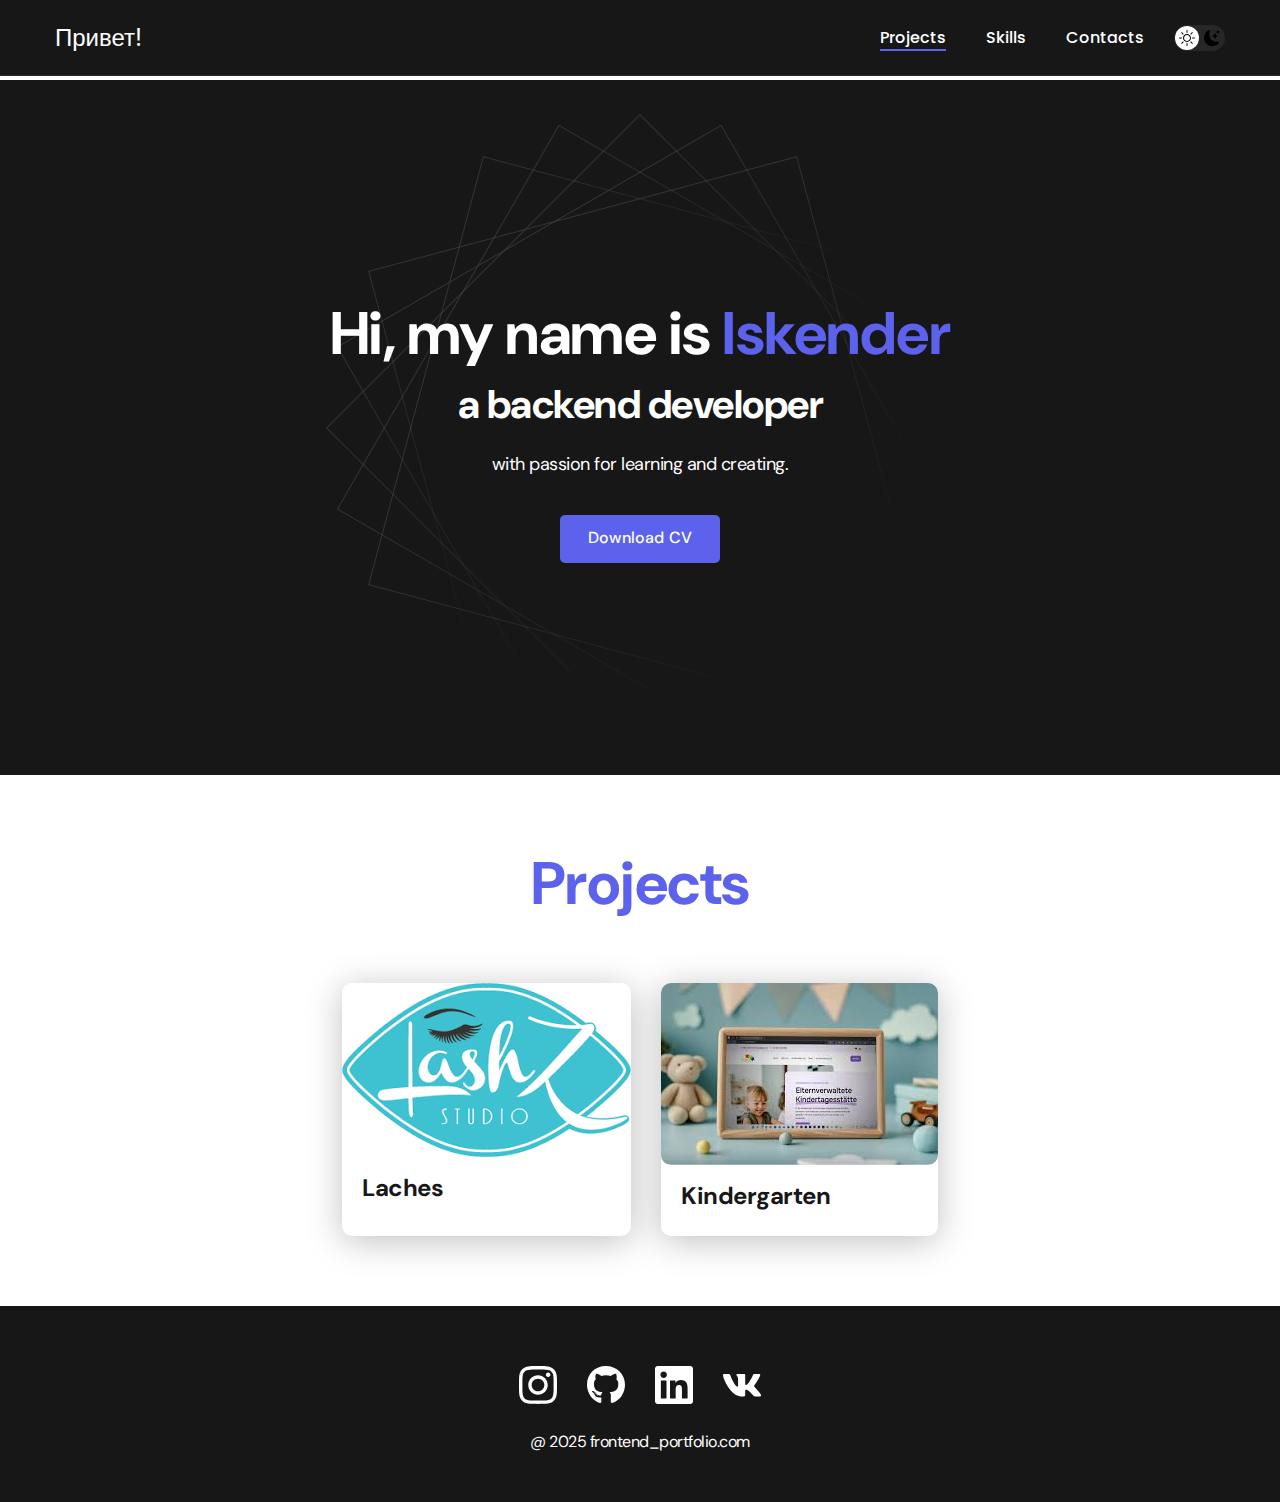
<file: index.html>
<!DOCTYPE html>
<html lang="en">
<head>
    <meta charset="UTF-8">
    <meta name="viewport" content="width=device-width, initial-scale=1.0">
    <title>Porfolio</title>
    <link rel="stylesheet" href="./main.css">
</head>
<body>
    <nav class="nav">
        <div class="container">
            <div class="nav-row">
                <a id="greeting" href="./index.html" class="logo"><strong>My</strong> portfolio</a>
                <button class="dark-mode-btn">
                    <img src="./img/icons/sun.svg" alt="Light mode" class="dark-mode-btn__icon">
                    <img src="./img/icons/moon.svg" alt="Dark mode" class="dark-mode-btn__icon">
                </button>
                <ul id = "menu" class="nav-list">
                    <li class="nav-list__item"><a href="./index.html#projects" class="nav-list__link nav-list__link--active">Projects</a></li>
                    <li class="nav-list__item"><a href="./skills.html" class="nav-list__link ">Skills</a></li>
                    <li class="nav-list__item"><a href="./contact.html" class="nav-list__link">Contacts</a></li>
                </ul>
                   <button class="hamburger" id="hamburger" aria-expanded="false" aria-controls="menu" aria-label="Open menu">
                    <span class="hamburger-bars" aria-hidden="true">
                        <span class="bar"></span>
                        <span class="bar"></span>
                        <span class="bar"></span>
                    </span>
                </button>
            </div>
        </div>
    </nav>  
    

    <header class="header">
        <div class="header__wrapper">
            <h1 class="header__title">
                <strong>Hi, my name is <em>Iskender</em></strong><br>
                a backend developer

            </h1>
            <div class="header__text">
                <p>with passion for learning and creating.</p>
            </div>
            <a href="https://drive.google.com/file/d/1HTfDM0xPL6KU8CZJF-8OlOYpT8TzkGMS/view?usp=sharing" class="btn">Download CV</a>
            
        </div>
    </header>

    <main class="section">
        <div class="container">
            <h2 id="projects" class="title-1">Projects</h2>
            <ul class="projects">
                <li class="project">
                    <a href="./project-page.html">
                        <img src="./img/projects/01.png" alt="Project img" class="project__img">
                        <h3 class="project__title">Laches</h3>
                    </a>
                </li>
                <li class="project">
                    <a href="./project-page1.html">
                        <img src="./img/projects/02.png" alt="Project img" class="project__img">
                        <h3 class="project__title">Kindergarten</h3>
                    </a>
                </li>
            </ul>
        </div>
    </main>

    <footer class="footer">
        <div class="container">
            <div class="footer__wrapper">
                <ul class="social">
                    <li class="social__item"><a href="https://www.instagram.com/_abaskan0v._?igsh=N3Q2Z3djeGk3NGxs&utm_source=qr"><img src="./img/icons/instagram.svg" alt=""></a></li>
                    <li class="social__item"><a href="https://github.com/Zeckd"><img src="./img/icons/gitHub.svg" alt=""></a></li>
                    <li class="social__item"><a href="#!"><img src="./img/icons/linkedIn.svg" alt=""></a></li>
                    <li class="social__item"><a href="#!"><img src="./img/icons/vk.svg" alt=""></a></li>
                </ul>
                <div class="copyright">
                    <p>@ 2025 frontend_portfolio.com</p>
                </div>
            </div>
        </div>
       
    </footer>
    <button id="scrollTopBtn" class="scroll-top" title="Наверх" aria-label="Наверх">↑</button>

    <script src="script.js"></script>
</body>
</html>
</file>
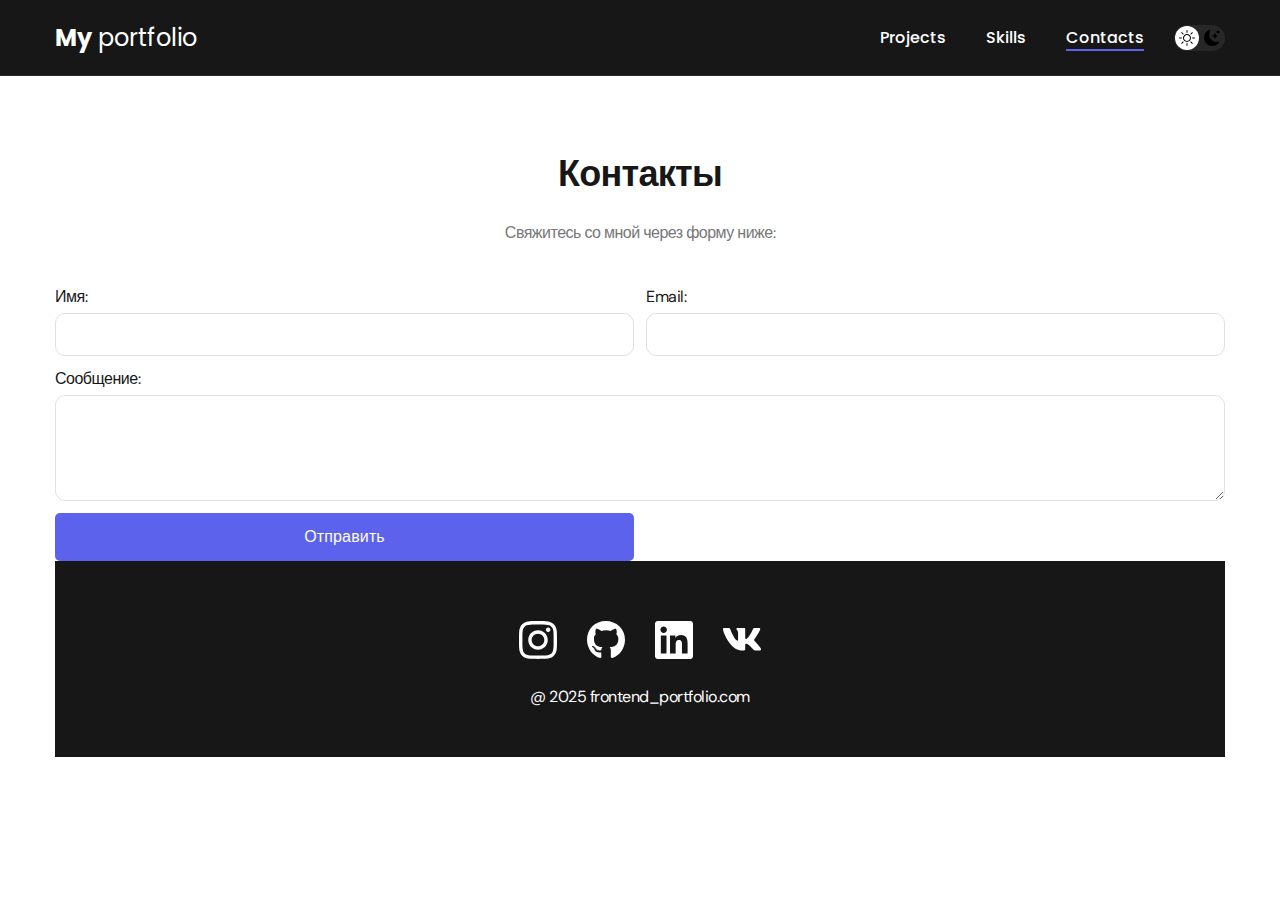
<file: contact.html>
<!DOCTYPE html>
<html lang="en">
<head>
    <meta charset="UTF-8">
    <meta name="viewport" content="width=device-width, initial-scale=1.0">
    <title>Porfolio</title>
    <link rel="stylesheet" href="./main.css">
</head>
<body>
    <nav class="nav">
        <div class="container">
            <div class="nav-row">
                <a href="./index.html" class="logo"><strong>My</strong> portfolio</a>
                <button class="dark-mode-btn">
                    <img src="./img/icons/sun.svg" alt="Light mode" class="dark-mode-btn__icon">
                    <img src="./img/icons/moon.svg" alt="Dark mode" class="dark-mode-btn__icon">
                </button>
                <ul id = "menu" class="nav-list">
                    <li class="nav-list__item"><a href="./index.html" class="nav-list__link">Projects</a></li>
                    <li class="nav-list__item"><a href="./skills.html" class="nav-list__link">Skills</a></li>
                    <li class="nav-list__item"><a href="./contact.html" class="nav-list__link nav-list__link--active">Contacts</a></li>

                </ul>
            </div>
            <button class="hamburger" id="hamburger" aria-expanded="false" aria-controls="menu" aria-label="Открыть меню">
                <span class="hamburger-bars" aria-hidden="true">
                    <span class="bar"></span>
                    <span class="bar"></span>
                    <span class="bar"></span>
                </span>
            </button>


        </div>
    </nav>  



  <main class="section">
         
        <div class="container">
          <div class="section-header">
            <h2>Контакты</h2>
          <p>Свяжитесь со мной через форму ниже:</p>
      </div>
     <form id="contactForm" class="contact-form">
        <label>
          Имя:
          <input type="text" name="name" />
        </label>
        <label>
          Email:
          <input type="email" name="email" />
        </label>
        <label class="full">
          Сообщение:
          <textarea name="message" rows="4"></textarea>
        </label>
        <button type="submit" class="btn">Отправить</button>
        <p id="formStatus" class="form-status"></p>
      </form>

    <footer class="footer">
        <div class="container">
            <div class="footer__wrapper">
                <ul class="social">
                    <li class="social__item"><a href="https://www.instagram.com/_abaskan0v._?igsh=N3Q2Z3djeGk3NGxs&utm_source=qr"><img src="./img/icons/instagram.svg" alt=""></a></li>
                    <li class="social__item"><a href="https://github.com/Zeckd"><img src="./img/icons/gitHub.svg" alt=""></a></li>
                    <li class="social__item"><a href="#!"><img src="./img/icons/linkedIn.svg" alt=""></a></li>
                    <li class="social__item"><a href="#!"><img src="./img/icons/vk.svg" alt=""></a></li>
                </ul>
                <div class="copyright">
                    <p>@ 2025 frontend_portfolio.com</p>
                </div>
            </div>
        </div>
       
    </footer>
    <script src="script.js"></script>
</body>
</html>
</file>
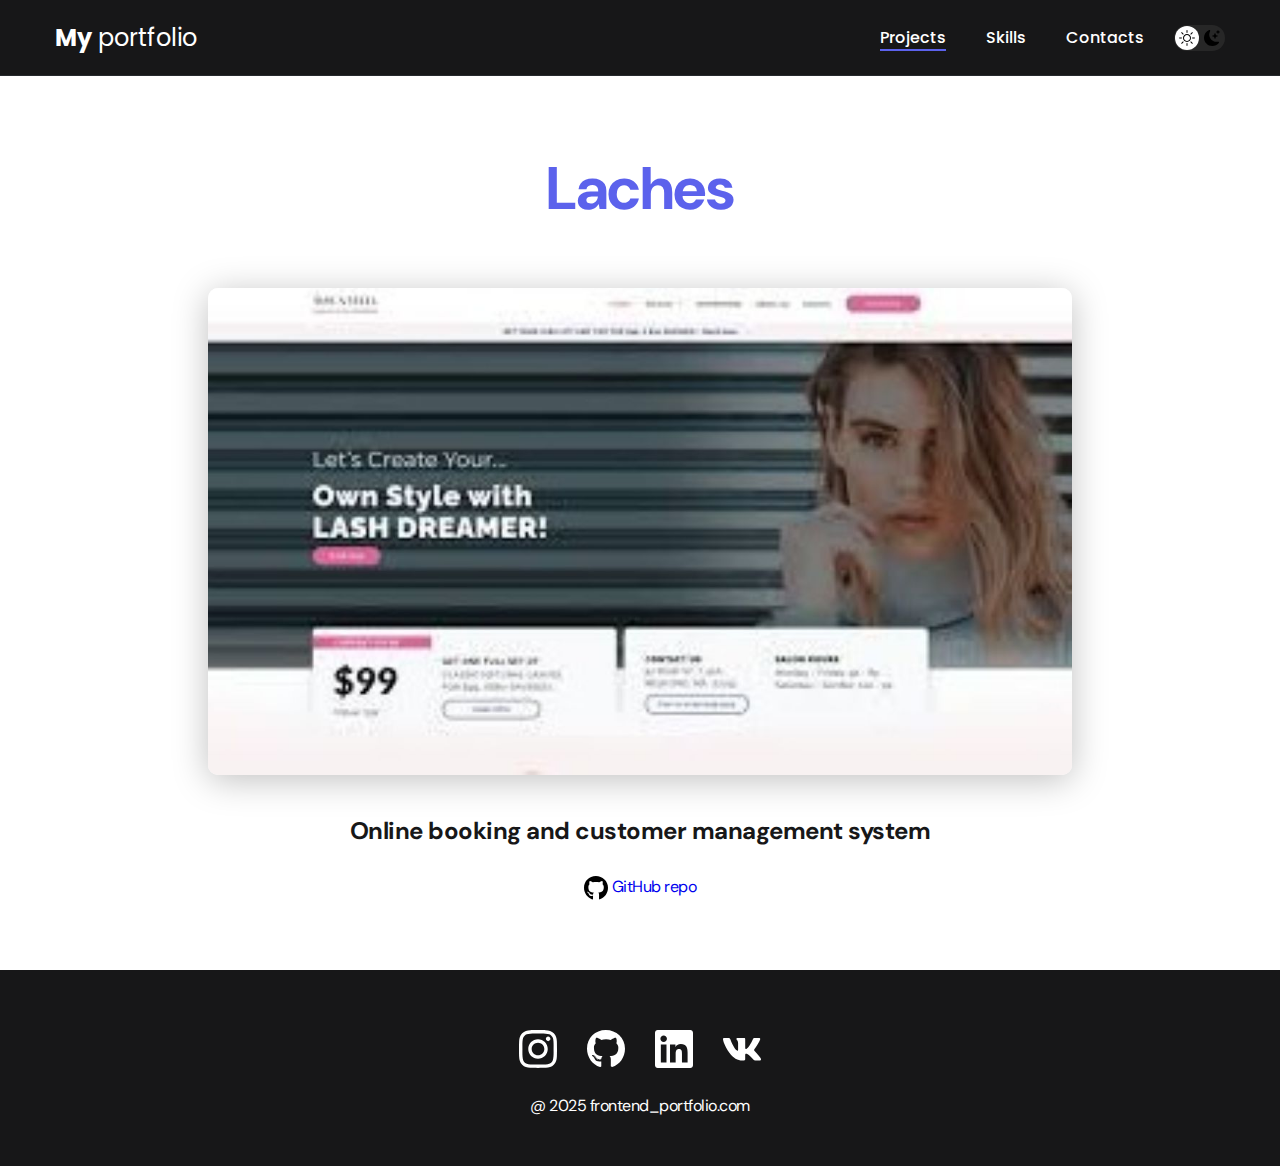
<file: project-page.html>
<!DOCTYPE html>
<html lang="en">
<head>
    <meta charset="UTF-8">
    <meta name="viewport" content="width=device-width, initial-scale=1.0">
    <title>Porfolio</title>
    <link rel="stylesheet" href="./main.css">
</head>
<body>
    <nav class="nav">
        <div class="container">
            <div class="nav-row">
                <a href="./index.html" class="logo"><strong>My</strong> portfolio</a>
                <button class="dark-mode-btn">
                    <img src="./img/icons/sun.svg" alt="Light mode" class="dark-mode-btn__icon">
                    <img src="./img/icons/moon.svg" alt="Dark mode" class="dark-mode-btn__icon">
                </button>
                <ul id = "menu" class="nav-list">

                    <li class="nav-list__item"><a href="./index.html" class="nav-list__link nav-list__link--active">Projects</a></li>
                    <li class="nav-list__item"><a href="./skills.html"       class="nav-list__link ">Skills</a></li>
                    <li class="nav-list__item"><a href="./contacts.html" class="nav-list__link">Contacts</a></li>

                </ul>
            </div>
            


        </div>
    </nav>  




    <main class="section">
        <div class="container">
            <div class="project-details">
                <h1 class="title-1">Laches</h1>
                <img src="./img/projects/01-big.jpg" alt="" class="project-details__cover">
                <div class="project-details__desc">
                    <p>Online booking and customer management system</p>
                </div>
                <a href="https://github.com/Zeckd/Lashes.git" class="btn_outline">
                    <img src="./img/icons/gitHub-black.svg" alt="">
                    GitHub repo
                </a>


            </div>
            
        </div>
    </main>

    <footer class="footer">
        <div class="container">
            <div class="footer__wrapper">
                <ul class="social">
                    <li class="social__item"><a href="https://www.instagram.com/_abaskan0v._?igsh=N3Q2Z3djeGk3NGxs&utm_source=qr"><img src="./img/icons/instagram.svg" alt=""></a></li>
                    <li class="social__item"><a href="https://github.com/Zeckd"><img src="./img/icons/gitHub.svg" alt=""></a></li>
                    <li class="social__item"><a href="#!"><img src="./img/icons/linkedIn.svg" alt=""></a></li>
                    <li class="social__item"><a href="#!"><img src="./img/icons/vk.svg" alt=""></a></li>
                </ul>
                <div class="copyright">
                    <p>@ 2025 frontend_portfolio.com</p>
                </div>
            </div>
        </div>
       
    </footer>
    <script src="script.js"></script>
</body>
</html>
</file>
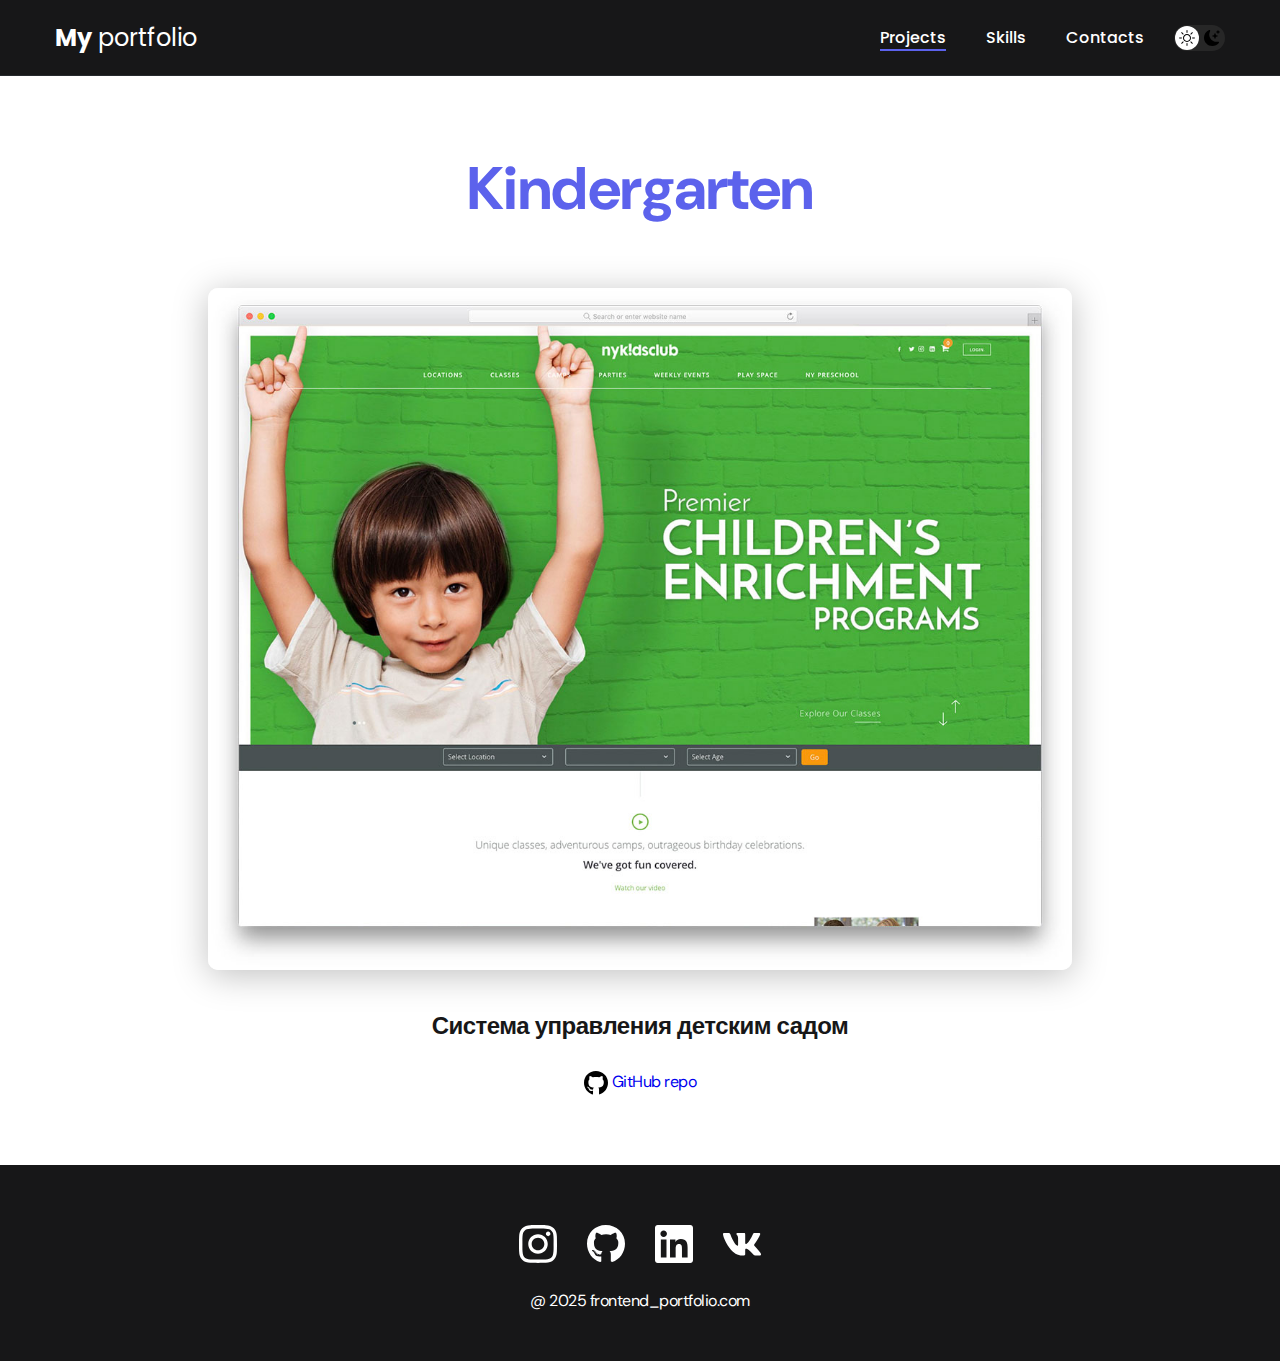
<file: project-page1.html>
<!DOCTYPE html>
<html lang="en">
<head>
    <meta charset="UTF-8">
    <meta name="viewport" content="width=device-width, initial-scale=1.0">
    <title>Porfolio</title>
    <link rel="stylesheet" href="./main.css">
</head>
<body>
    <nav class="nav">
        <div class="container">
            <div class="nav-row">
                <a href="./index.html" class="logo"><strong>My</strong> portfolio</a>
                <button class="dark-mode-btn">
                    <img src="./img/icons/sun.svg" alt="Light mode" class="dark-mode-btn__icon">
                    <img src="./img/icons/moon.svg" alt="Dark mode" class="dark-mode-btn__icon">
                </button>
                <ul id = "menu" class="nav-list">

                    <li class="nav-list__item"><a href="./index.html" class="nav-list__link nav-list__link--active">Projects</a></li>
                    <li class="nav-list__item"><a href="./skills.html"       class="nav-list__link ">Skills</a></li>
                    <li class="nav-list__item"><a href="./contacts.html" class="nav-list__link">Contacts</a></li>

                </ul>
            </div>
            


        </div>
    </nav>  




    <main class="section">
        <div class="container">
            <div class="project-details">
                <h1 class="title-1">Kindergarten</h1>
                <img src="./img/projects/02-big.png" alt="" class="project-details__cover">
                <div class="project-details__desc">
                    <p>Система управления детским садом</p>
                </div>
                <a href="https://github.com/Zeckd/kindergarten.git" class="btn_outline">
                    <img src="./img/icons/gitHub-black.svg" alt="">
                    GitHub repo
                </a>


            </div>
            
        </div>
    </main>

    <footer class="footer">
        <div class="container">
            <div class="footer__wrapper">
                <ul class="social">
                    <li class="social__item"><a href="https://www.instagram.com/_abaskan0v._?igsh=N3Q2Z3djeGk3NGxs&utm_source=qr"><img src="./img/icons/instagram.svg" alt=""></a></li>
                    <li class="social__item"><a href="https://github.com/Zeckd"><img src="./img/icons/gitHub.svg" alt=""></a></li>
                    <li class="social__item"><a href="#!"><img src="./img/icons/linkedIn.svg" alt=""></a></li>
                    <li class="social__item"><a href="#!"><img src="./img/icons/vk.svg" alt=""></a></li>
                </ul>
                <div class="copyright">
                    <p>@ 2025 frontend_portfolio.com</p>
                </div>
            </div>
        </div>
       
    </footer>
    <script src="script.js"></script>
</body>
</html>
</file>
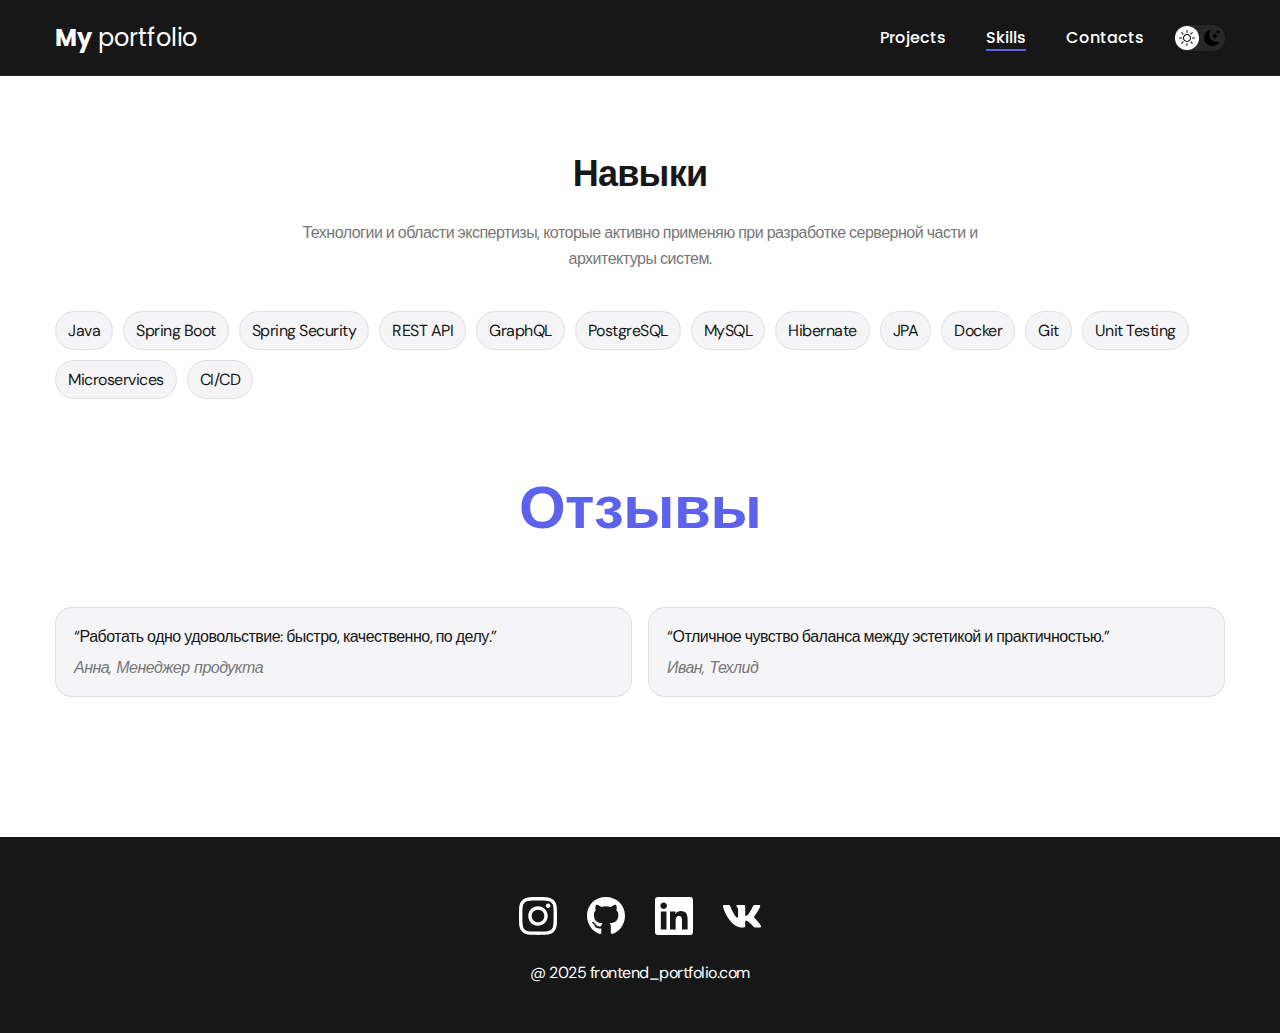
<file: skills.html>
<!DOCTYPE html>
<html lang="en">
<head>
    <meta charset="UTF-8">
    <meta name="viewport" content="width=device-width, initial-scale=1.0">
    <title>Porfolio</title>
    <link rel="stylesheet" href="./main.css">
</head>
<body>
    <nav class="nav">
        <div class="container">
            <div class="nav-row">
                <a href="./index.html" class="logo"><strong>My</strong> portfolio</a>
                <button class="dark-mode-btn">
                    <img src="./img/icons/sun.svg" alt="Light mode" class="dark-mode-btn__icon">
                    <img src="./img/icons/moon.svg" alt="Dark mode" class="dark-mode-btn__icon">
                </button>
                <ul id = "menu" class="nav-list">
                    <li class="nav-list__item"><a href="./index.html" class="nav-list__link">Projects</a></li>
                    <li class="nav-list__item"><a href="./skills.html" class="nav-list__link nav-list__link--active">Skills</a></li>
                    <li class="nav-list__item"><a href="./contact.html" class="nav-list__link">Contacts</a></li>

                </ul>
            </div>
            <button class="hamburger" id="hamburger" aria-expanded="false" aria-controls="menu" aria-label="Открыть меню">
                <span class="hamburger-bars" aria-hidden="true">
                    <span class="bar"></span>
                    <span class="bar"></span>
                    <span class="bar"></span>
                </span>
            </button>


        </div>
    </nav>  



  <main class="section">
         
        <div class="container">
          <div class="section-header">
            <h2>Навыки</h2>
            <p>Технологии и области экспертизы, которые активно применяю при разработке серверной части и архитектуры систем.</p>

          </div>
        <ul class="chip-list">
            <li class="chip">Java</li>
            <li class="chip">Spring Boot</li>
            <li class="chip">Spring Security</li>
            <li class="chip">REST API</li>
            <li class="chip">GraphQL</li>
            <li class="chip">PostgreSQL</li>
            <li class="chip">MySQL</li>
            <li class="chip">Hibernate</li>
            <li class="chip">JPA</li>
            <li class="chip">Docker</li>
            <li class="chip">Git</li>
            <li class="chip">Unit Testing</li>
            <li class="chip">Microservices</li>
            <li class="chip">CI/CD</li>
        </ul>

        </div>
        <section class="section testimonials">
      <div class="container">
        <h2 class="title-1">Отзывы</h2>
        <div id="testimonialsList" class="testimonials-list"></div>
      </div>
    </section>

    
    </main>

    <footer class="footer">
        <div class="container">
            <div class="footer__wrapper">
                <ul class="social">
                    <li class="social__item"><a href="https://www.instagram.com/_abaskan0v._?igsh=N3Q2Z3djeGk3NGxs&utm_source=qr"><img src="./img/icons/instagram.svg" alt=""></a></li>
                    <li class="social__item"><a href="https://github.com/Zeckd"><img src="./img/icons/gitHub.svg" alt=""></a></li>
                    <li class="social__item"><a href="#!"><img src="./img/icons/linkedIn.svg" alt=""></a></li>
                    <li class="social__item"><a href="#!"><img src="./img/icons/vk.svg" alt=""></a></li>
                </ul>
                <div class="copyright">
                    <p>@ 2025 frontend_portfolio.com</p>
                </div>
            </div>
        </div>
       
    
    </footer>
    <script src="data.js"></script>
    <script src="script.js"></script>

</body>
</html>
</file>
<file: main.css>
@import "./reset.css";
  @import url('https://fonts.googleapis.com/css2?family=DM+Sans:wght@400;500;700&family=Poppins:wght@400;500;700&display=swap');

  /*
  font-family: 'DM Sans', sans-serif;
  font-family: 'Poppins', sans-serif;
  */

  /* * {
      border: 1px solid red;
  } */

  :root {
      --blackpure: #000;
      --black: #171718;
      --black-border: #26292D;
      --white: #fff;
      --purple: #5C62EC;
      --border: #e0e0e0;       
      --card: #f5f5f7;           
      --text: #171718;           
      --muted: #777; 

      --text-color: var(--black);

      --dark-bg: var(--black);
      --dark-border: var(--black-border);
      --header-text: var(--white);
      --accent: var(--purple);

      /* Light mode */
      --page-bg: var(--white);
      --text-color: var(--black);

      --title-1: var(--accent);

      --project-card-bg: var(--white);
      --project-card-text: var(--black);
      --box-shadow: 0px 5px 35px rgba(0, 0, 0, 0.25);
  }

  .dark {
      /* Dark mode */
      --page-bg: #252526;
      --text-color: var(--white);

      --title-1: var(--white);

      --project-card-bg: var(--black);
      --project-card-text: var(--white);
      --box-shadow: 0px 5px 35px rgba(0, 0, 0, 0.8);
      --border: #2f2f2f;
      --card: #1e1e1e;
      --text: #f0f0f0;
      --muted: #a5a5a5;
  }

  html, body {
      scroll-behavior: smooth;
      display: flex;
      flex-direction: column;
      min-height: 100vh;

      font-family: 'DM Sans', sans-serif;
      letter-spacing: -0.5px;

      /* Light mode */
      background-color: var(--page-bg);
      color: var(--text-color);
  }

  /* General */

  .container {
      margin: 0 auto;
      padding: 0 15px;
      max-width: 1200px;
  }

  .none {
      display: none !important;
  }

  .section {
      padding: 70px 0;
  }

  .title-1 {
      margin-bottom: 60px;

      font-size: 60px;
      font-weight: 700;
      line-height: 1.3;
      color: var(--title-1);
      text-align: center;
  }

  .title-2 {
      margin-bottom: 20px;

      font-size: 40px;
      font-weight: 700;
      line-height: 1.3;
  }

  /* Nav */

  .nav {
      padding: 20px 0;
      border-bottom: 1px solid var(--dark-border);
      background-color: var(--dark-bg);
      color: var(--header-text);
      letter-spacing: normal;
  }

  .nav-row {
      display: flex;
      justify-content: flex-end;
      align-items: center;
      column-gap: 30px;
      row-gap: 20px;
      flex-wrap: wrap;
  }

  .logo {
      margin-right: auto;
      color: var(--header-text);
      font-size: 24px;
      font-family: 'Poppins', sans-serif;
  }

  .logo strong {
      font-weight: 700;
  }
  /* Фиксированная шапка */
.nav {
  position: fixed;
  top: 0;
  left: 0;
  right: 0;
  z-index: 100;
  padding: 20px 0;
  border-bottom: 1px solid var(--dark-border);
  background-color: var(--dark-bg);
  color: var(--header-text);
  transition: box-shadow 0.3s ease, background-color 0.3s ease;
}

/* Эффект тени при прокрутке */
.nav.scrolled {
  box-shadow: 0 4px 12px rgba(0, 0, 0, 0.15);
  background-color: var(--black);
}

/* Чтобы контент не уезжал под фиксированную шапку */
body {
  padding-top: 80px; /* высота шапки */
}

/* Дополнительный отступ для секции проектов на мобильных */
@media (max-width: 768px) {
  .section {
    padding-top: 10px; /* Больше отступа сверху на мобильных */
  }
  
  /* Делаем заголовок Projects более заметным на мобильных */
  .title-1 {
    margin-top: 20px;
    margin-bottom: 40px;
    font-size: 48px; /* Увеличиваем размер на мобильных */
    text-shadow: 0 2px 4px rgba(0, 0, 0, 0.3); /* Добавляем тень для лучшей видимости */
  }
}




  .nav-list {
      display: flex;
      flex-wrap: wrap;
      row-gap: 10px;
      align-items: center;
      column-gap: 40px;
      font-size: 16px;
      font-weight: 500;
      font-family: 'Poppins', sans-serif;
  }

  .nav-list__link {
      color: var(--header-text);
      transition: opacity 0.2s ease-in;
  }

  .nav-list__link:hover {
      opacity: 0.8;
  }

  .nav-list__link--active {
      position: relative;
  }

  .nav-list__link--active::before {
      content: "";

      position: absolute;
      left: 0;
      top: 100%;

      display: block;
      height: 2px;
      width: 100%;
      background-color: var(--accent);
  }

  /* Dark mode btn */

  .dark-mode-btn {
      order: 9;

      position: relative;
      display: flex;
      justify-content: space-between;

      width: 51px;
      height: 26px;
      padding: 5px;

      border-radius: 50px;
      background-color: #272727;
  }

  .dark-mode-btn::before {
      content: "";

      position: absolute;
      top: 1px;
      left: 1px;

      display: block;
      width: 24px;
      height: 24px;

      border-radius: 50%;
      background-color: var(--white);

      transition: left 0.2s ease-in;
  }

  .dark-mode-btn--active::before {
      left: 26px;
  }

  .dark-mode-btn__icon {
      position: relative;
      z-index: 9;
  }

  /* Header */

  .header {
      padding: 40px 0;
      min-height: 695px;

      display: flex;
      justify-content: center;
      align-items: center;

      background-color: var(--dark-bg);
      background-image: url('./../img/header-bg.png');
      background-repeat: no-repeat;
      background-size: auto;
      background-position: center center;

      color: var(--header-text);
      text-align: center;
  }

  .header__wrapper {
      padding: 0 15px;
      max-width: 660px;
  }

  .header__title {
      margin-bottom: 20px;
      font-size: 40px;
      font-weight: 700;
      line-height: 1.4;
  }

  .header__title strong {
      font-size: 60px;
      font-weight: 700;
  }

  .header__title em {
      font-style: normal;
      color: var(--accent);
  }

  .header__text {
      margin-bottom: 40px;
      font-size: 18px;
      line-height: 1.333;
  }

  .header__text p + p{
      margin-top: 0.5em;
  }
  .section-header {
  text-align: center; /* Центрируем содержимое */
  margin-bottom: 40px;
}

.section-header h2 {
  font-size: 36px;       /* Размер заголовка */
  font-weight: 700;      /* Жирный заголовок */
  letter-spacing: -0.02em; /* Немного сжимаем буквы */
  color: var(--brand);   /* Основной акцентный цвет */
  margin: 0 0 12px;      /* Отступ снизу */
  position: relative;
}

.section-header h2::after {
  content: "";
  display: block;
  width: 60px;              /* Длина подчеркивания */
  height: 3px;              /* Толщина линии */
  background: var(--brand-2); /* Второй фирменный цвет */
  margin: 8px auto 0;       /* Центрируем линию под заголовком */
  border-radius: 2px;
}

.section-header p {
  font-size: 16px;         /* Размер текста */
  color: var(--muted);     /* Второстепенный цвет текста */
  line-height: 1.6;        /* Межстрочный интервал */
  max-width: 680px;        /* Максимальная ширина */
  margin: 0 auto;          /* Центрируем текст */
}

/* Адаптив для мобильных */
@media (max-width: 680px) {
  .section-header h2 {
    font-size: 28px;
  }

  .section-header h2::after {
    width: 40px;
  }

  .section-header p {
    font-size: 14px;
  }
}


  /* Btn */

  .btn {
      display: inline-block;
      height: 48px;
      padding: 12px 28px;

      border-radius: 5px;
      background-color: var(--accent);
      color: var(--white);
      letter-spacing: 0.15px;
      font-size: 16px;
      font-weight: 500;

      transition: opacity 0.2s ease-in;
  }

  .btn:hover {
      opacity: 0.8;
  }

  .btn:active {
      position: relative;
      top: 1px;
  }

  /* Btn outline */

  .btn-outline {
      display: flex;
      column-gap: 10px;
      align-items: center;

      height: 48px;
      padding: 12px 20px;

      border-radius: 5px;
      border: 1px solid var(--blackpure);
      background-color: var(--white);
      color: var(--blackpure);

      transition: opacity 0.2s ease-in;
  }

  .btn-outline:hover {
      opacity: 0.8;
  }

  .btn-outline:active {
      position: relative;
      top: 1px;
  }

  /* Projects  */

  .projects {
      display: flex;
      justify-content: center;
      flex-wrap: wrap;
      column-gap: 30px;
      row-gap: 30px;
  }

  .project {
      max-width: 370px;
      background-color: var(--project-card-bg);
      box-shadow: var(--box-shadow);
      border-radius: 10px;
  }

  .project__img {
      border-radius: 10px;
  }

  .project__title {
      padding: 15px 20px 25px;
      font-weight: 700;
      font-size: 24px;
      line-height: 1.3;
      color: var(--project-card-text);
  }

  /* Project details */

  .project-details {
      margin: 0 auto;
      max-width: 865px;

      display: flex;
      flex-direction: column;
      align-items: center;

      text-align: center;
  }

  .project-details__cover {
      max-width: 100%;
      margin-bottom: 40px;

      box-shadow: 0px 5px 35px rgba(0, 0, 0, 0.25);
      border-radius: 10px;
  }

  .project-details__desc {
      margin-bottom: 30px;

      font-weight: 700;
      font-size: 24px;
      line-height: 1.3;
  }

  /* Content list */

  .content-list {
      margin: 0 auto;
      max-width: 570px;
      display: flex;
      flex-direction: column;
      align-items: center;
      row-gap: 40px;
      text-align: center;
  }

  .content-list a {
      color: var(--accent);
  }

  .content-list__item {
      font-size: 18px;
      line-height: 1.5;
  }

  .content-list__item p + p {
      margin-top: 0.5em;
  }

  /* Footer */

  .footer {
      margin-top: auto;
      padding: 60px 0 50px;
      background-color: var(--dark-bg);
      color: var(--header-text);
  }

  .footer__wrapper {
      display: flex;
      flex-direction: column;
      align-items: center;
      row-gap: 27px;
  }

  .social {
      display: flex;
      column-gap: 30px;
      align-items: center;
  }

  .copyright {
      font-size: 16px;
  }

  .copyright p + p {
      margin-top: 0.5em;
  }

  @media (max-width: 620px) {

      /* Header  */

      .header {
          min-height: unset;
      }

      .header__title {
          font-size: 30px;
      }

      .header__title strong {
          font-size: 40px;
      }

      /* Nav */

      .nav-row {
          justify-content: space-between;
      }

      .dark-mode-btn {
          order: 0;
      }

      /* General */

      .section {
          padding: 40px 0;
      }

      .title-1 {
          margin-bottom: 30px;
          font-size: 40px;
      }

      .title-2 {
          margin-bottom: 10px;
          font-size: 30px;
      }

      /* Projects */

      .project__title {
          font-size: 22px;
      }

      /* Project page */

      .project-details__desc {
          margin-bottom: 20px;
          font-size: 22px;
      }

      /* Content List */

      .content-list {
          row-gap: 20px;
      }

      .content-list__item {
          font-size: 16px;
      }

      /* Footer */

      .footer {
          padding: 40px 0 30px;
      }

      .footer__wrapper {
          row-gap: 20px;
      }

      /* Social */

      .social {
          column-gap: 20px;
      }

      .social__item {
          width: 28px;
      }

  }

  /* chip and rep */
  .chip-list {
    display: flex;
    flex-wrap: wrap;
    gap: 10px;
    padding: 0;
    margin: 0;
    list-style: none;
  }

  .chip {
    padding: 8px 12px;
    border-radius: 999px; /* Полностью круглая форма */
    border: 1px solid var(--border);
    background: var(--card);
    color: var(--text);
  }

  .testimonials-list,
  .testimonial-list {
    display: grid;
    grid-template-columns: repeat(2, 1fr);
    gap: 16px;
  }

  .testimonial {
    background: var(--card);
    border: 1px solid var(--border);
    border-radius: 16px;
    padding: 18px;
  }

  .testimonial cite {
    display: block;
    color: var(--muted);
    margin-top: 10px;
  }
  /* contact */
  .contact-form {
    display: grid;
    grid-template-columns: 1fr 1fr;
    gap: 12px;
  }

  .contact-form label {
    display: flex;
    flex-direction: column;
    gap: 6px;
  }

  .contact-form .full {
    grid-column: 1/-1; /* Поле на всю ширину формы */
  }

  .contact-form input,
  .contact-form textarea {
    background: var(--bg-elev);
    border: 1px solid var(--border);
    color: var(--text);
    padding: 10px 12px;
    border-radius: 10px;
  }
  @media (max-width: 680px) {
  .testimonials-list,
  .testimonial-list {
    grid-template-columns: 1fr;
  }
}
.hamburger {
  width: 42px; 
  height: 42px; 
  border-radius: 10px;
  border: 1px solid #ccc; 
  display: none; 
  place-items: center;
  background: transparent; 
  cursor: pointer; 
  transition: border-color .2s ease;
}

.hamburger-bars {
  position: relative;
  width: 20px;
  height: 14px;
}

.bar { 
  position: absolute;
  left: 0;
  right: 0;
  height: 2px; 
  background: currentColor;
  border-radius: 2px;
  transition: all 0.3s ease;
}

.bar:nth-child(1) {
  top: 0;
}

.bar:nth-child(2) {
  top: 6px;
}

.bar:nth-child(3) {
  bottom: 0;
}

/* Анимация бургера в крестик */
.hamburger[aria-expanded="true"] .bar:nth-child(1) {
  top: 6px;
  transform: rotate(45deg);
}

.hamburger[aria-expanded="true"] .bar:nth-child(2) {
  opacity: 0;
}

.hamburger[aria-expanded="true"] .bar:nth-child(3) {
  bottom: 6px;
  transform: rotate(-45deg);
}


/* Анимация для мобильного меню */
@keyframes fadeIn {
  from {
    opacity: 0;
    transform: translateY(-10px);
  }
  to {
    opacity: 1;
    transform: translateY(0);
  }
}

@keyframes fadeOut {
  from {
    opacity: 1;
    transform: translateY(0);
  }
  to {
    opacity: 0;
    transform: translateY(-10px);
  }
}

/* Мобайл: скрываем горизонтальное меню до открытия */
@media (max-width: 768px) {
  .hamburger { 
    display: grid; 
    z-index: 1001;
  }
  
  #menu,
  .menu {
    display: none;
    position: absolute; 
    left: 15px; 
    right: 15px; 
    top: 80px;
    background: var(--dark-bg); 
    border: 1px solid var(--dark-border); 
    border-radius: 12px;
    flex-direction: column; 
    padding: 20px;
    box-shadow: 0 8px 32px rgba(0, 0, 0, 0.3);
    z-index: 1000;
    opacity: 0;
    transform: translateY(-10px);
    transition: opacity 0.3s ease, transform 0.3s ease;
  }
  
  #menu.open,
  .menu.open { 
    display: flex;
    opacity: 1;
    transform: translateY(0);
  }
  
  .nav-list__item {
    margin-bottom: 10px;
  }
  
  .nav-list__link {
    display: block;
    padding: 10px 0;
    font-size: 18px;
  }
}


/* скролл */
.scroll-top {
  position: fixed;
  right: 20px;
  bottom: 20px;
  width: 48px;
  height: 48px;
  border-radius: 50%;
  border: none;
  background: #0b66ff;
  color: #fff;
  font-size: 22px;
  cursor: pointer;
  box-shadow: 0 8px 22px rgba(0,0,0,.15);
  opacity: 0;
  visibility: hidden;
  transform: translateY(8px);
  transition: opacity .25s ease, visibility .25s ease, transform .25s ease;
}

.scroll-top:hover { background: #0853cc; }

.scroll-top.show {
  opacity: 1;
  visibility: visible;
  transform: translateY(0);
}
</file>
